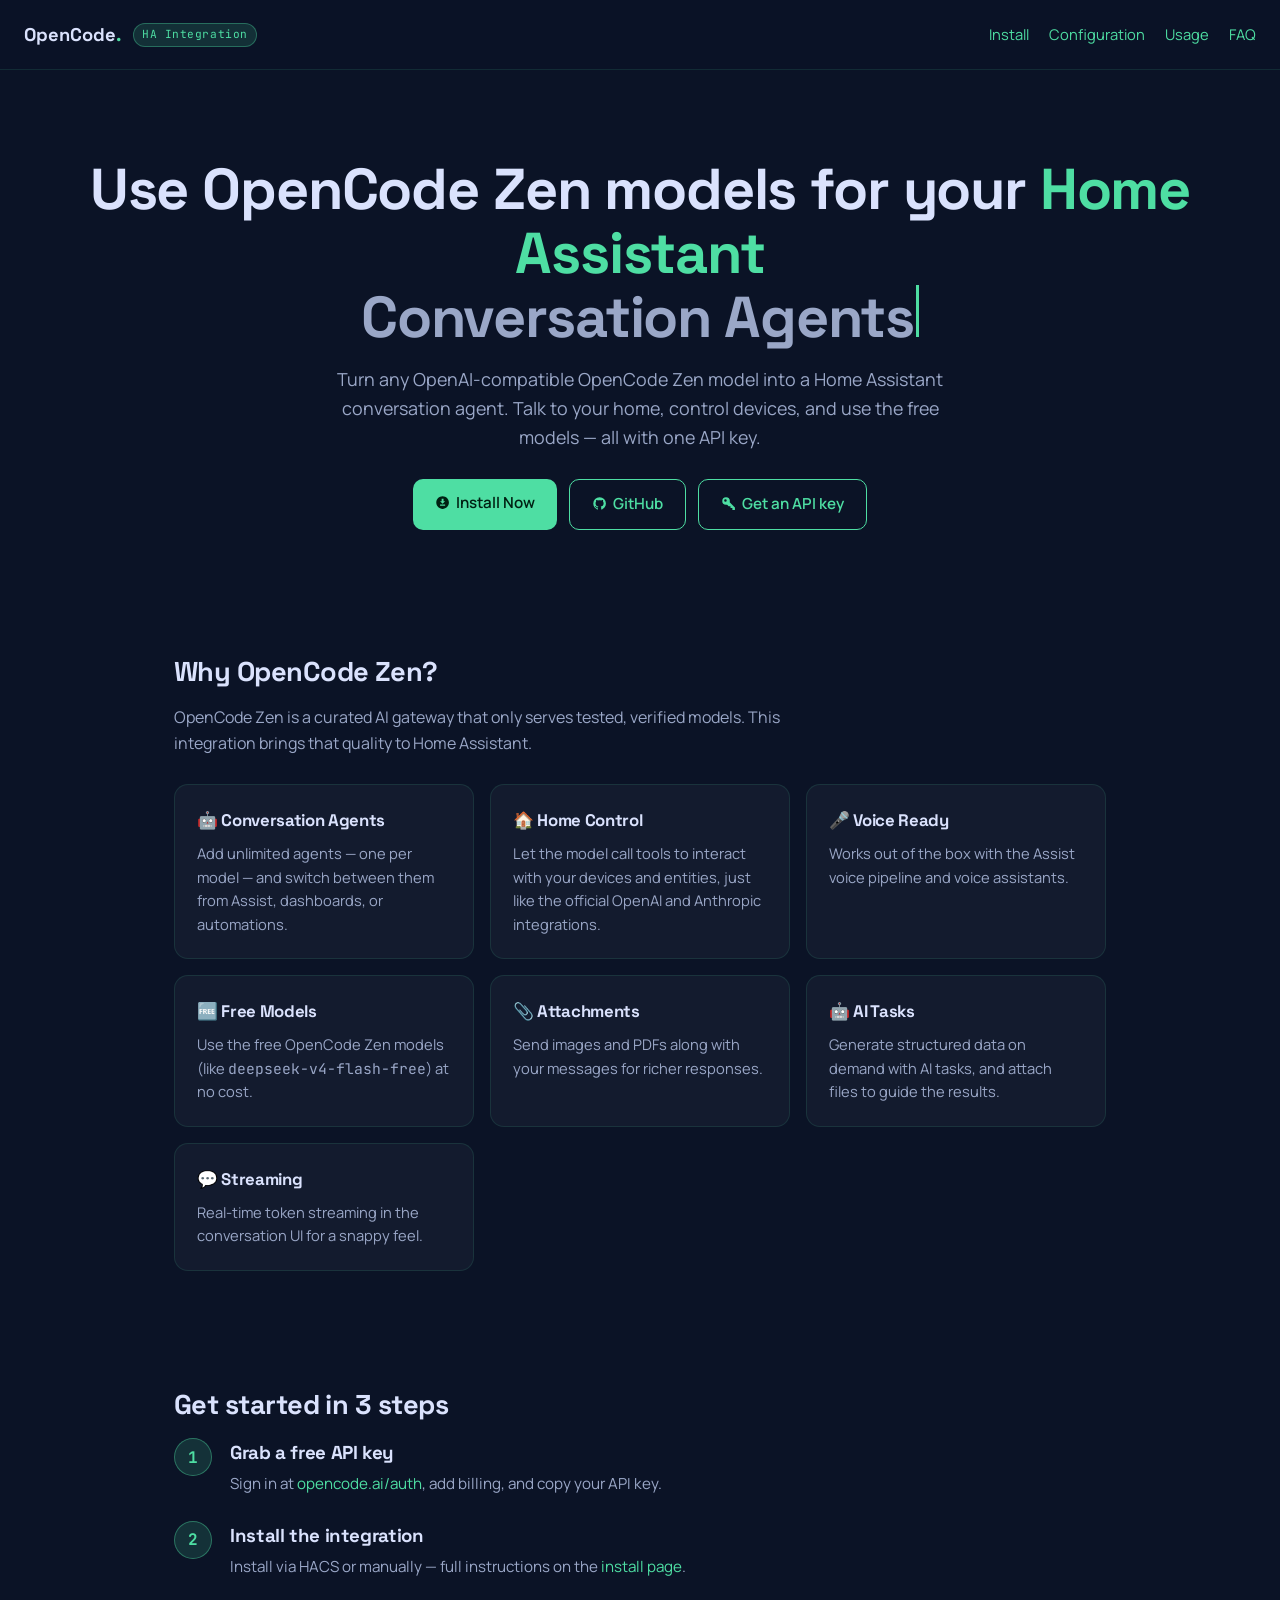
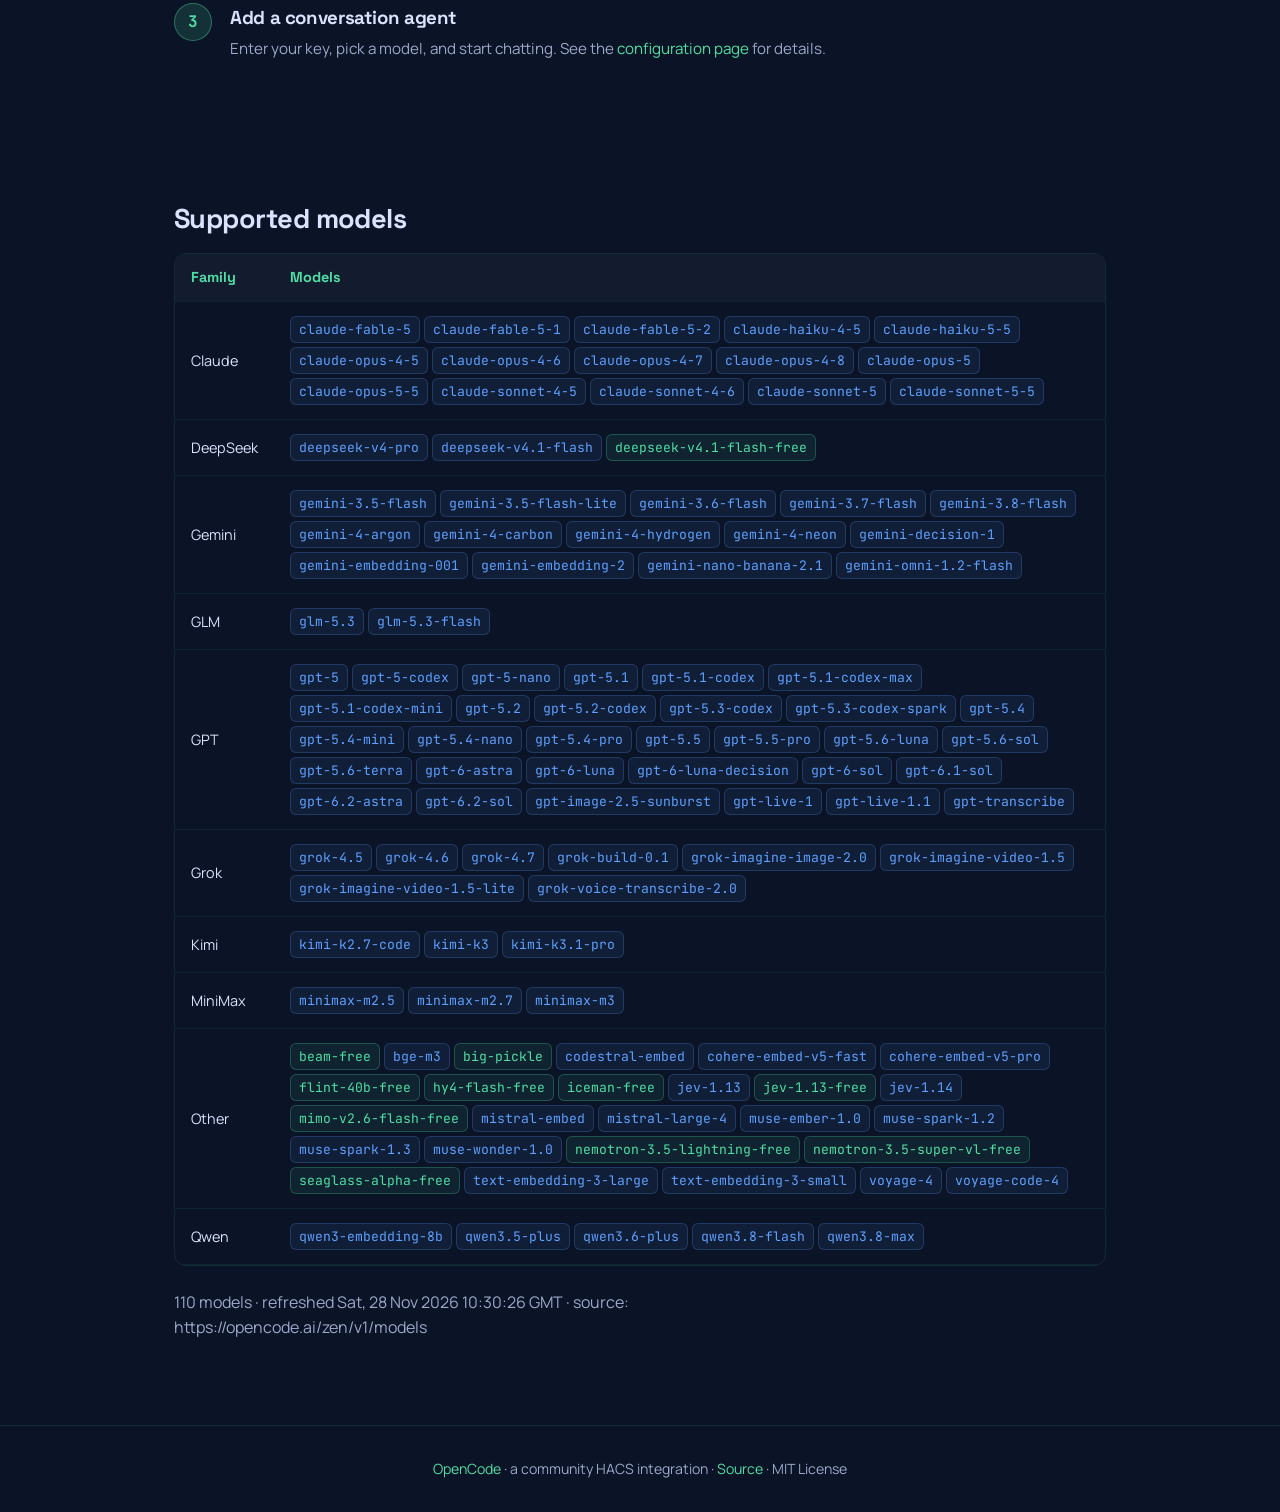
<file: docs/index.html>
<!DOCTYPE html>
<html lang="en">
<head>
  <meta charset="utf-8"/>
  <meta name="viewport" content="width=device-width, initial-scale=1.0"/>
  <title>OpenCode for Home Assistant</title>
  <meta name="description" content="Use OpenCode Zen models as a conversation agent in Home Assistant. DeepSeek, MiniMax, GLM, Kimi, and free models."/>
  <meta property="og:title" content="OpenCode for Home Assistant"/>
  <meta property="og:description" content="Bring OpenCode Zen AI models to your Home Assistant as conversation agents."/>
  <link rel="preconnect" href="https://fonts.googleapis.com"/>
  <link rel="preconnect" href="https://fonts.gstatic.com" crossorigin/>
  <link href="https://fonts.googleapis.com/css2?family=Space+Grotesk:wght@400;500;700&family=Manrope:wght@400;500;700&family=JetBrains+Mono:wght@400;700&display=swap" rel="stylesheet"/>
  <link rel="stylesheet" href="assets/style.css"/>
  <link rel="icon" href="data:image/svg+xml,<svg xmlns=%22http://www.w3.org/2000/svg%22 viewBox=%220 0 100 100%22><rect width=%22100%22 height=%22100%22 rx=%2220%22 fill=%22%230b1326%22/><path d=%22M30 30h40a14 14 0 0 1 14 14v12a14 14 0 0 1-14 14H30a14 14 0 0 1-14-14V44a14 14 0 0 1 14-14z%22 fill=%22%234edea3%22/></svg>"/>
</head>
<body>
  <nav class="nav">
    <a class="nav-inner" href="index.html">
      <span class="brand">OpenCode<span class="accent">.</span></span>
      <span class="badge">HA Integration</span>
    </a>
    <div class="nav-links">
      <a href="install.html">Install</a>
      <a href="configuration.html">Configuration</a>
      <a href="usage.html">Usage</a>
      <a href="faq.html">FAQ</a>
    </div>
  </nav>

  <header class="hero">
    <h1>Use OpenCode Zen models for your <span class="accent">Home Assistant</span><br/><span class="typed" id="typed-word"></span><span class="typed-cursor" aria-hidden="true"></span></h1>
    <p class="lede">Turn any OpenAI-compatible OpenCode Zen model into a Home Assistant conversation agent. Talk to your home, control devices, and use the free models — all with one API key.</p>
    <div class="cta-row">
      <a class="btn btn-primary" href="install.html"><svg class="btn-icon" viewBox="0 0 24 24" aria-hidden="true"><path d="M12 2C17.5 2 22 6.5 22 12C22 17.5 17.5 22 12 22C6.5 22 2 17.5 2 12C2 6.5 6.5 2 12 2M8 17H16V15H8V17M16 10H13.5V6H10.5V10H8L12 14L16 10Z"/></svg>Install Now</a>
      <a class="btn btn-ghost" href="https://github.com/pranjal-joshi/opencode" target="_blank" rel="noopener"><svg class="btn-icon" viewBox="0 0 24 24" aria-hidden="true"><path d="M12,2A10,10 0 0,0 2,12C2,16.42 4.87,20.17 8.84,21.5C9.34,21.58 9.5,21.27 9.5,21C9.5,20.77 9.5,20.14 9.5,19.31C6.73,19.91 6.14,17.97 6.14,17.97C5.68,16.81 5.03,16.5 5.03,16.5C4.12,15.88 5.1,15.9 5.1,15.9C6.1,15.97 6.63,16.93 6.63,16.93C7.5,18.45 8.97,18 9.54,17.76C9.63,17.11 9.89,16.67 10.17,16.42C7.95,16.17 5.62,15.31 5.62,11.5C5.62,10.39 6,9.5 6.65,8.79C6.55,8.54 6.2,7.5 6.75,6.15C6.75,6.15 7.59,5.88 9.5,7.17C10.29,6.95 11.15,6.84 12,6.84C12.85,6.84 13.71,6.95 14.5,7.17C16.41,5.88 17.25,6.15 17.25,6.15C17.8,7.5 17.45,8.54 17.35,8.79C18,9.5 18.38,10.39 18.38,11.5C18.38,15.32 16.04,16.16 13.81,16.41C14.17,16.72 14.5,17.33 14.5,18.26C14.5,19.6 14.5,20.68 14.5,21C14.5,21.27 14.66,21.59 15.17,21.5C19.14,20.16 22,16.42 22,12A10,10 0 0,0 12,2Z"/></svg>GitHub</a>
      <a class="btn btn-ghost" href="https://opencode.ai/auth" target="_blank" rel="noopener"><svg class="btn-icon" viewBox="0 0 24 24" aria-hidden="true"><path d="M22,18V22H18V19H15V16H12L9.74,13.74C9.19,13.91 8.61,14 8,14A6,6 0 0,1 2,8A6,6 0 0,1 8,2A6,6 0 0,1 14,8C14,8.61 13.91,9.19 13.74,9.74L22,18M7,5A2,2 0 0,0 5,7A2,2 0 0,0 7,9A2,2 0 0,0 9,7A2,2 0 0,0 7,5Z"/></svg>Get an API key</a>
    </div>
  </header>

  <section>
    <div class="container">
      <h2 class="section-title">Why OpenCode Zen?</h2>
      <p class="section-sub">OpenCode Zen is a curated AI gateway that only serves tested, verified models. This integration brings that quality to Home Assistant.</p>
      <div class="grid">
        <div class="card">
          <h3>🤖 Conversation Agents</h3>
          <p>Add unlimited agents — one per model — and switch between them from Assist, dashboards, or automations.</p>
        </div>
        <div class="card">
          <h3>🏠 Home Control</h3>
          <p>Let the model call tools to interact with your devices and entities, just like the official OpenAI and Anthropic integrations.</p>
        </div>
        <div class="card">
          <h3>🎤 Voice Ready</h3>
          <p>Works out of the box with the Assist voice pipeline and voice assistants.</p>
        </div>
        <div class="card">
          <h3>🆓 Free Models</h3>
          <p>Use the free OpenCode Zen models (like <code>deepseek-v4-flash-free</code>) at no cost.</p>
        </div>
        <div class="card">
          <h3>📎 Attachments</h3>
          <p>Send images and PDFs along with your messages for richer responses.</p>
        </div>
        <div class="card">
          <h3>🤖 AI Tasks</h3>
          <p>Generate structured data on demand with AI tasks, and attach files to guide the results.</p>
        </div>
        <div class="card">
          <h3>💬 Streaming</h3>
          <p>Real-time token streaming in the conversation UI for a snappy feel.</p>
        </div>
      </div>
    </div>
  </section>

  <section>
    <div class="container">
      <h2 class="section-title">Get started in 3 steps</h2>
      <ol class="steps">
        <li>
          <h3>Grab a free API key</h3>
          <p>Sign in at <a href="https://opencode.ai/auth" target="_blank" rel="noopener">opencode.ai/auth</a>, add billing, and copy your API key.</p>
        </li>
        <li>
          <h3>Install the integration</h3>
          <p>Install via HACS or manually — full instructions on the <a href="install.html">install page</a>.</p>
        </li>
        <li>
          <h3>Add a conversation agent</h3>
          <p>Enter your key, pick a model, and start chatting. See the <a href="configuration.html">configuration page</a> for details.</p>
        </li>
      </ol>
    </div>
  </section>

  <section>
    <div class="container">
      <h2 class="section-title">Supported models</h2>
      <div class="table-wrap">
        <table id="models-table">
          <thead>
            <tr><th>Family</th><th>Models</th></tr>
          </thead>
          <tbody id="models-body">
            <tr><td colspan="2">Loading model list…</td></tr>
          </tbody>
        </table>
      </div>
      <p class="section-sub muted" id="models-fetch-info"></p>
    </div>
  </section>

  <script src="models.js"></script>

  <script>
    (function () {
      "use strict";
      var words = [
        "Conversation Agents",
        "AI Tasks",
        "Voice Assistant",
        "Free LLMs"
      ];
      var el = document.getElementById("typed-word");
      var wordIndex = 0;
      var charIndex = 0;
      var deleting = false;

      function tick() {
        var word = words[wordIndex];

        if (!deleting) {
          charIndex++;
          el.textContent = word.slice(0, charIndex);
          if (charIndex === word.length) {
            deleting = true;
            setTimeout(tick, 1600);
            return;
          }
          setTimeout(tick, 90);
          return;
        }

        charIndex--;
        el.textContent = word.slice(0, charIndex);
        if (charIndex === 0) {
          deleting = false;
          wordIndex = (wordIndex + 1) % words.length;
          setTimeout(tick, 350);
          return;
        }
        setTimeout(tick, 45);
      }

      tick();
    })();
  </script>

  <footer>
    <p><a href="index.html">OpenCode</a> · a community HACS integration · <a href="https://github.com/pranjal-joshi/opencode" target="_blank" rel="noopener">Source</a> · MIT License</p>
  </footer>
</body>
</html>
</file>
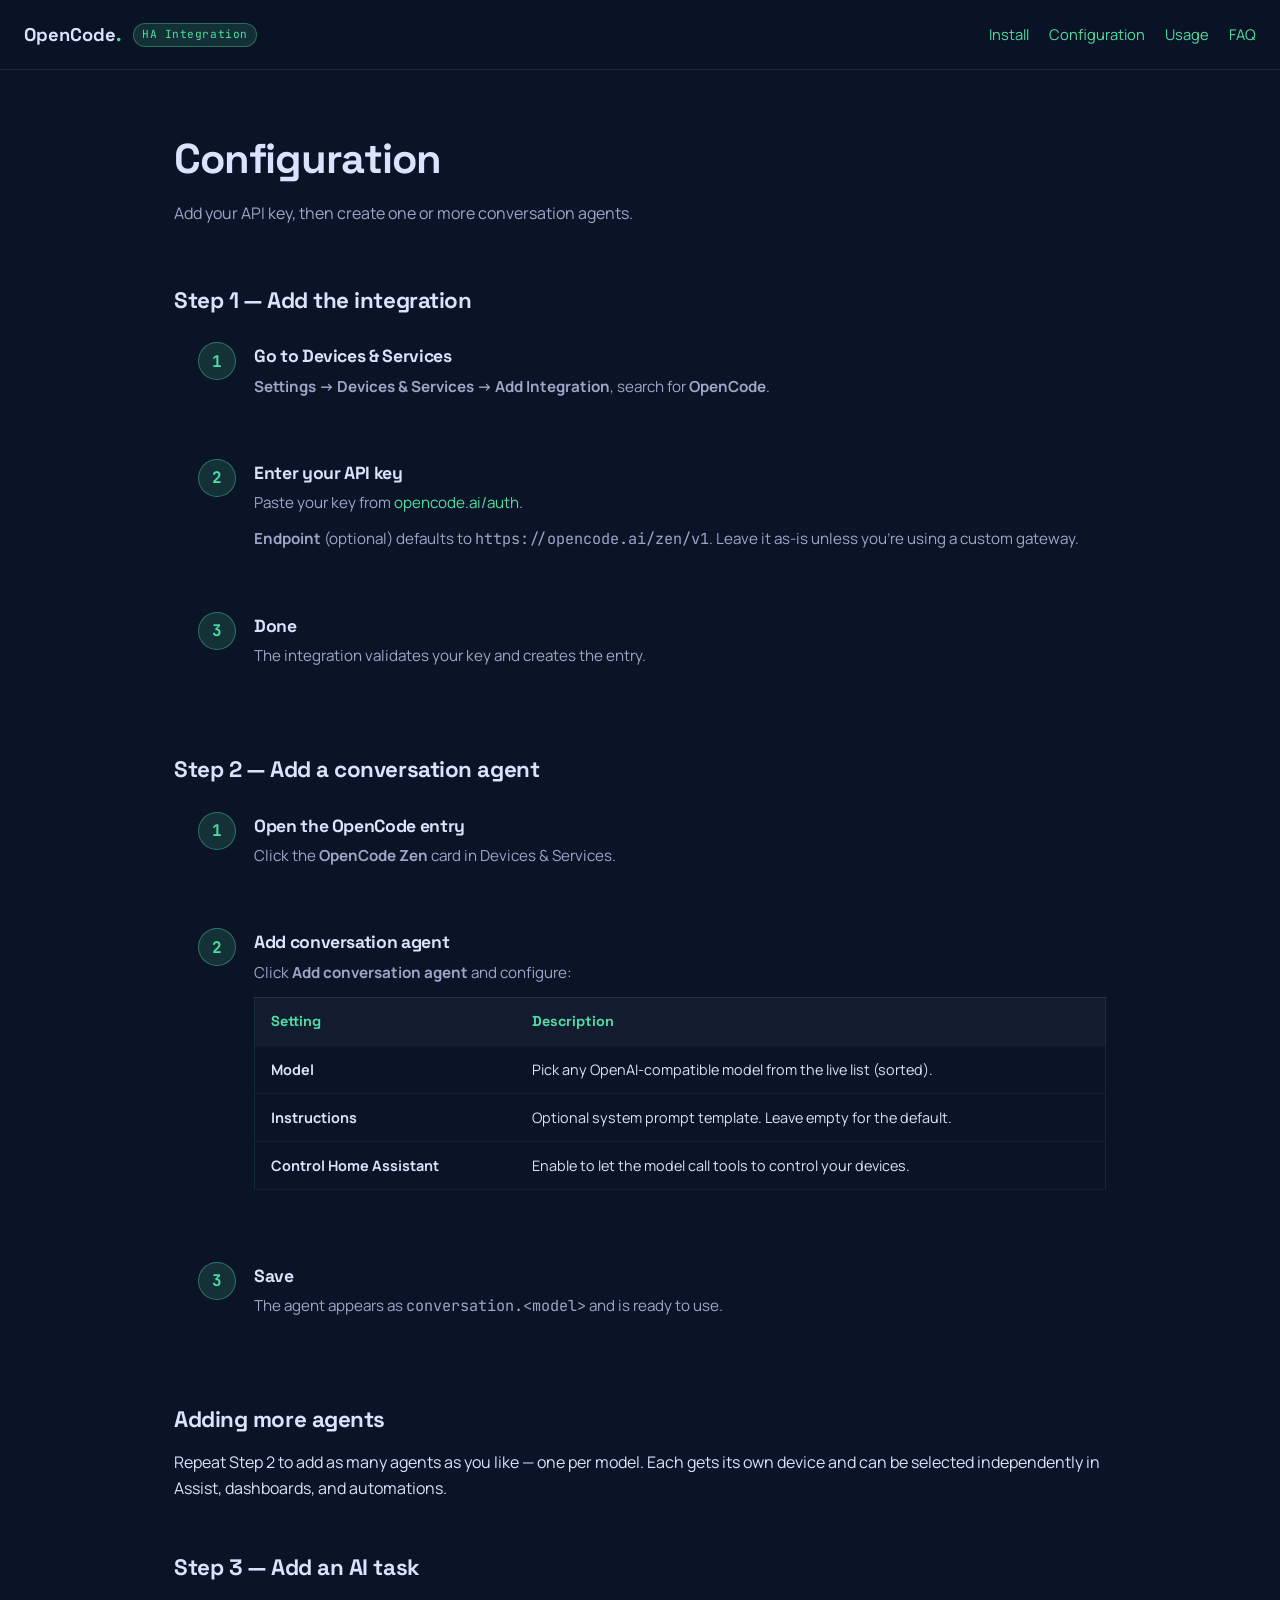
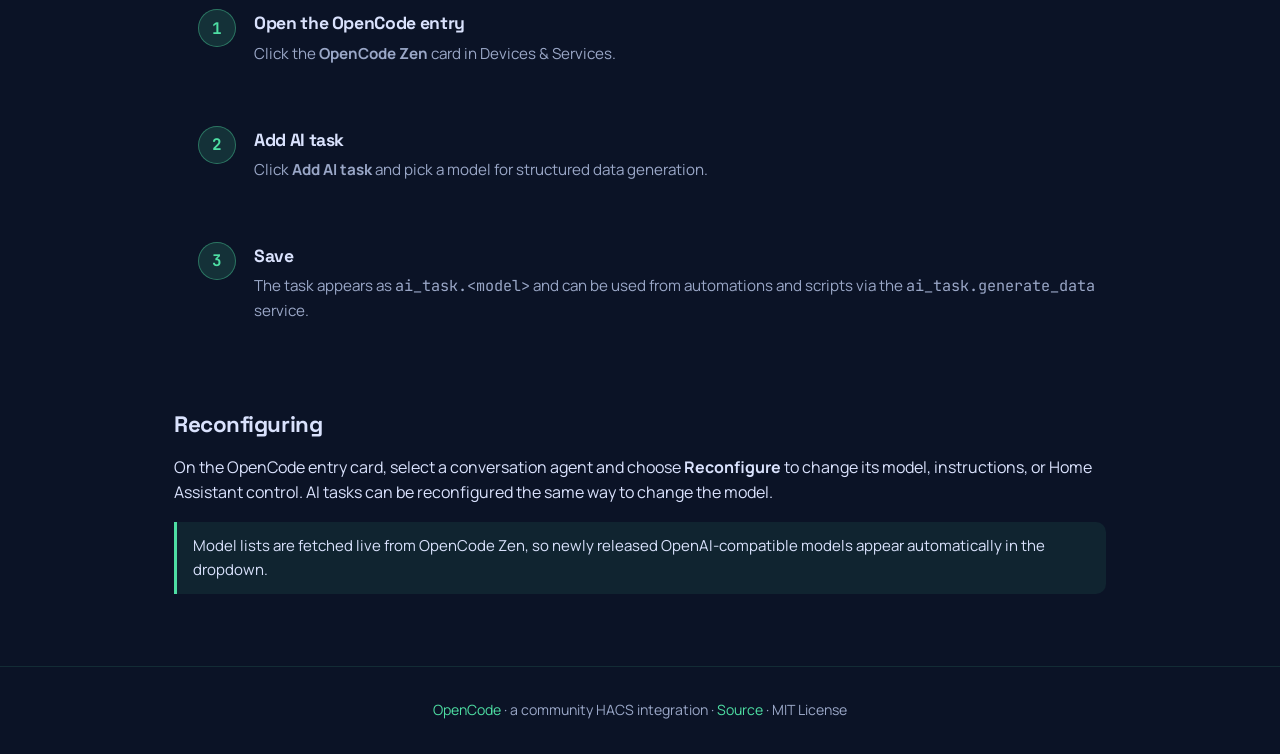
<file: docs/configuration.html>
<!DOCTYPE html>
<html lang="en">
<head>
  <meta charset="utf-8"/>
  <meta name="viewport" content="width=device-width, initial-scale=1.0"/>
  <title>Configuration · OpenCode for Home Assistant</title>
  <meta name="description" content="Configure the OpenCode Home Assistant integration: API key, endpoint, models, and agents."/>
  <link rel="preconnect" href="https://fonts.googleapis.com"/>
  <link rel="preconnect" href="https://fonts.gstatic.com" crossorigin/>
  <link href="https://fonts.googleapis.com/css2?family=Space+Grotesk:wght@400;500;700&family=Manrope:wght@400;500;700&family=JetBrains+Mono:wght@400;700&display=swap" rel="stylesheet"/>
  <link rel="stylesheet" href="assets/style.css"/>
  <link rel="icon" href="data:image/svg+xml,<svg xmlns=%22http://www.w3.org/2000/svg%22 viewBox=%220 0 100 100%22><rect width=%22100%22 height=%22100%22 rx=%2220%22 fill=%22%230b1326%22/><path d=%22M30 30h40a14 14 0 0 1 14 14v12a14 14 0 0 1-14 14H30a14 14 0 0 1-14-14V44a14 14 0 0 1 14-14z%22 fill=%22%234edea3%22/></svg>"/>
</head>
<body>
  <nav class="nav">
    <a class="nav-inner" href="index.html">
      <span class="brand">OpenCode<span class="accent">.</span></span>
      <span class="badge">HA Integration</span>
    </a>
    <div class="nav-links">
      <a href="install.html">Install</a>
      <a href="configuration.html">Configuration</a>
      <a href="usage.html">Usage</a>
      <a href="faq.html">FAQ</a>
    </div>
  </nav>

  <div class="container">
    <header class="page-header">
      <h1>Configuration</h1>
      <p>Add your API key, then create one or more conversation agents.</p>
    </header>

    <div class="content">
      <h2>Step 1 — Add the integration</h2>
      <ol class="steps">
        <li>
          <h3>Go to Devices &amp; Services</h3>
          <p><strong>Settings → Devices &amp; Services → Add Integration</strong>, search for <strong>OpenCode</strong>.</p>
        </li>
        <li>
          <h3>Enter your API key</h3>
          <p>Paste your key from <a href="https://opencode.ai/auth" target="_blank" rel="noopener">opencode.ai/auth</a>.</p>
          <p><strong>Endpoint</strong> (optional) defaults to <code>https://opencode.ai/zen/v1</code>. Leave it as-is unless you're using a custom gateway.</p>
        </li>
        <li>
          <h3>Done</h3>
          <p>The integration validates your key and creates the entry.</p>
        </li>
      </ol>

      <h2>Step 2 — Add a conversation agent</h2>
      <ol class="steps">
        <li>
          <h3>Open the OpenCode entry</h3>
          <p>Click the <strong>OpenCode Zen</strong> card in Devices &amp; Services.</p>
        </li>
        <li>
          <h3>Add conversation agent</h3>
          <p>Click <strong>Add conversation agent</strong> and configure:</p>
          <table class="table-wrap">
            <thead>
              <tr><th>Setting</th><th>Description</th></tr>
            </thead>
            <tbody>
              <tr><td><strong>Model</strong></td><td>Pick any OpenAI-compatible model from the live list (sorted).</td></tr>
              <tr><td><strong>Instructions</strong></td><td>Optional system prompt template. Leave empty for the default.</td></tr>
              <tr><td><strong>Control Home Assistant</strong></td><td>Enable to let the model call tools to control your devices.</td></tr>
            </tbody>
          </table>
        </li>
        <li>
          <h3>Save</h3>
          <p>The agent appears as <code>conversation.&lt;model&gt;</code> and is ready to use.</p>
        </li>
      </ol>

      <h2>Adding more agents</h2>
      <p>Repeat Step 2 to add as many agents as you like — one per model. Each gets its own device and can be selected independently in Assist, dashboards, and automations.</p>

      <h2>Step 3 — Add an AI task</h2>
      <ol class="steps">
        <li>
          <h3>Open the OpenCode entry</h3>
          <p>Click the <strong>OpenCode Zen</strong> card in Devices &amp; Services.</p>
        </li>
        <li>
          <h3>Add AI task</h3>
          <p>Click <strong>Add AI task</strong> and pick a model for structured data generation.</p>
        </li>
        <li>
          <h3>Save</h3>
          <p>The task appears as <code>ai_task.&lt;model&gt;</code> and can be used from automations and scripts via the <code>ai_task.generate_data</code> service.</p>
        </li>
      </ol>

      <h2>Reconfiguring</h2>
      <p>On the OpenCode entry card, select a conversation agent and choose <strong>Reconfigure</strong> to change its model, instructions, or Home Assistant control. AI tasks can be reconfigured the same way to change the model.</p>

      <div class="note">
        Model lists are fetched live from OpenCode Zen, so newly released OpenAI-compatible models appear automatically in the dropdown.
      </div>
    </div>
  </div>

  <footer>
    <p><a href="index.html">OpenCode</a> · a community HACS integration · <a href="https://github.com/pranjal-joshi/opencode" target="_blank" rel="noopener">Source</a> · MIT License</p>
  </footer>
</body>
</html>
</file>
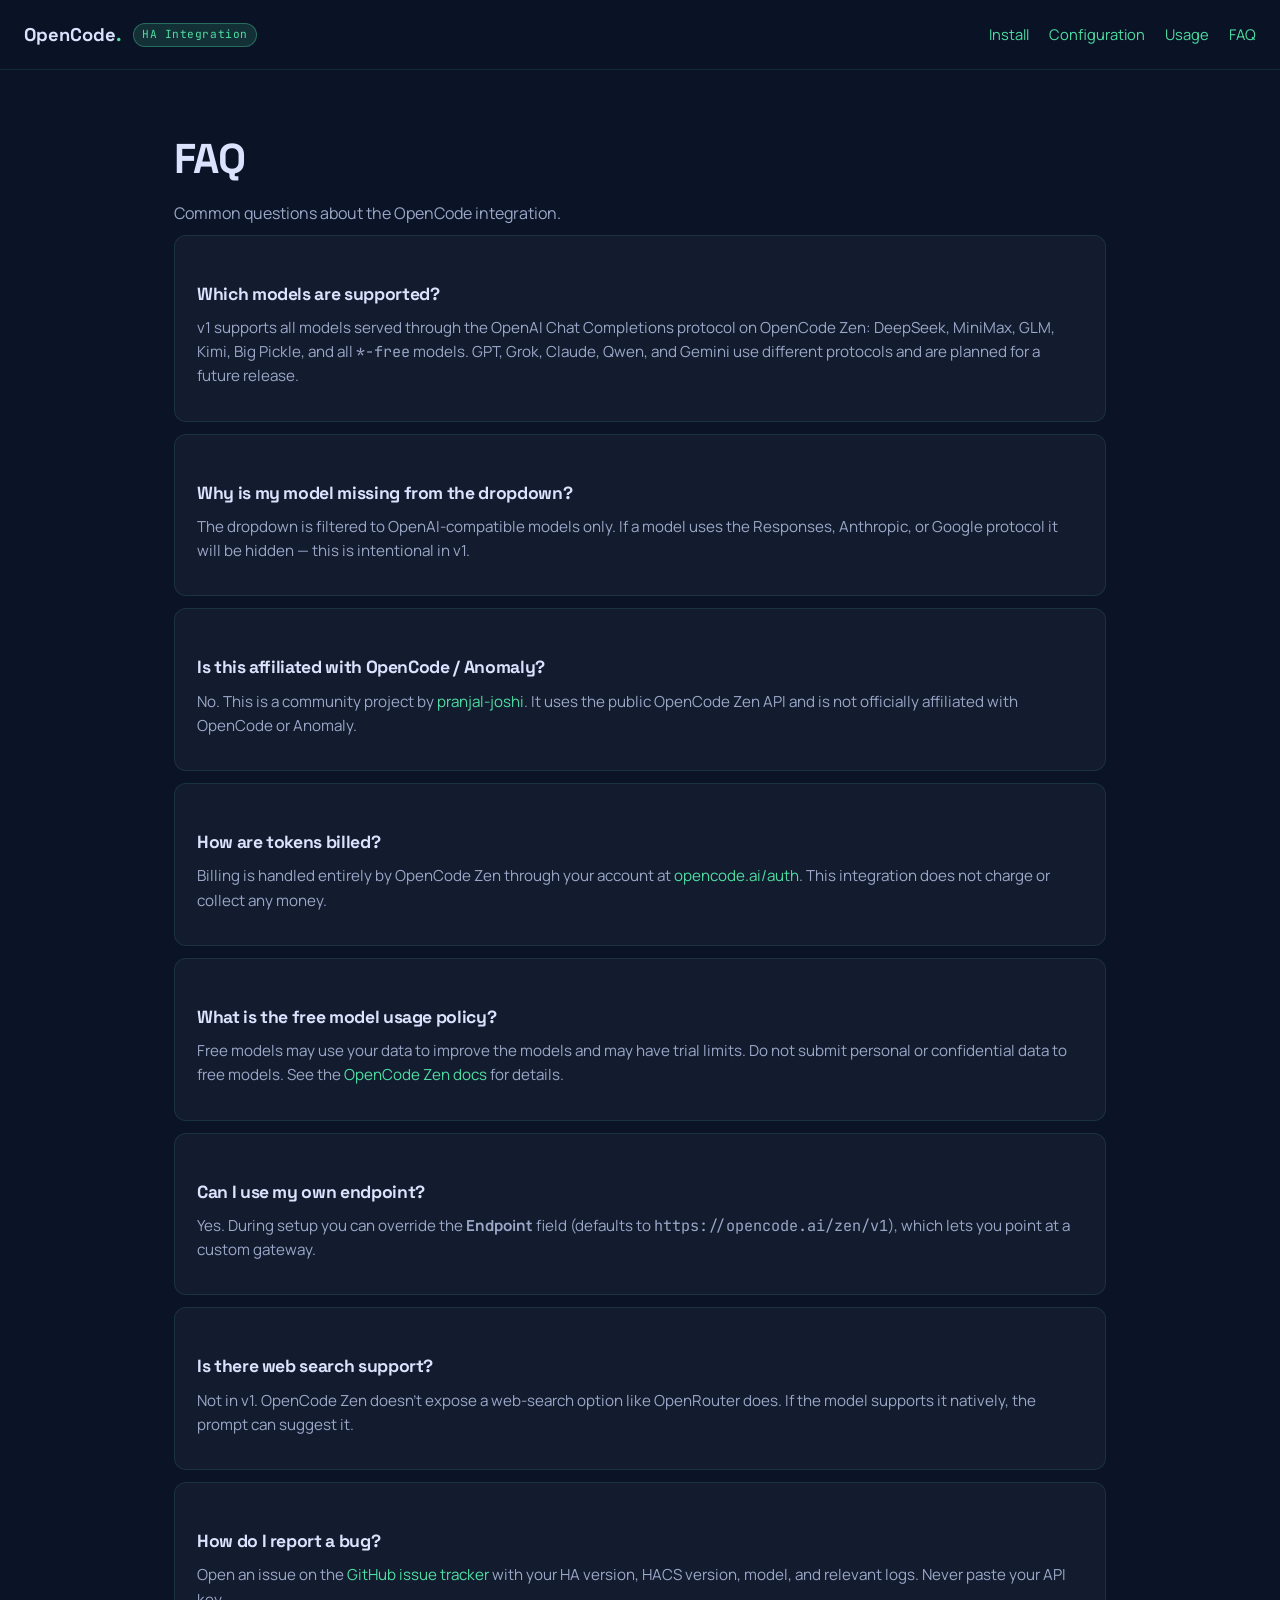
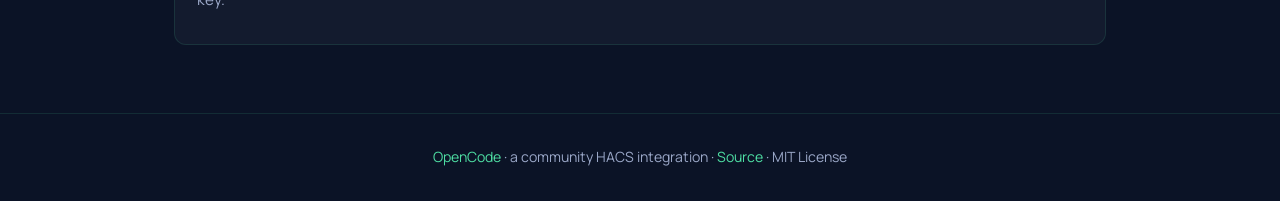
<file: docs/faq.html>
<!DOCTYPE html>
<html lang="en">
<head>
  <meta charset="utf-8"/>
  <meta name="viewport" content="width=device-width, initial-scale=1.0"/>
  <title>FAQ · OpenCode for Home Assistant</title>
  <meta name="description" content="Frequently asked questions about the OpenCode Home Assistant integration."/>
  <link rel="preconnect" href="https://fonts.googleapis.com"/>
  <link rel="preconnect" href="https://fonts.gstatic.com" crossorigin/>
  <link href="https://fonts.googleapis.com/css2?family=Space+Grotesk:wght@400;500;700&family=Manrope:wght@400;500;700&family=JetBrains+Mono:wght@400;700&display=swap" rel="stylesheet"/>
  <link rel="stylesheet" href="assets/style.css"/>
  <link rel="icon" href="data:image/svg+xml,<svg xmlns=%22http://www.w3.org/2000/svg%22 viewBox=%220 0 100 100%22><rect width=%22100%22 height=%22100%22 rx=%2220%22 fill=%22%230b1326%22/><path d=%22M30 30h40a14 14 0 0 1 14 14v12a14 14 0 0 1-14 14H30a14 14 0 0 1-14-14V44a14 14 0 0 1 14-14z%22 fill=%22%234edea3%22/></svg>"/>
</head>
<body>
  <nav class="nav">
    <a class="nav-inner" href="index.html">
      <span class="brand">OpenCode<span class="accent">.</span></span>
      <span class="badge">HA Integration</span>
    </a>
    <div class="nav-links">
      <a href="install.html">Install</a>
      <a href="configuration.html">Configuration</a>
      <a href="usage.html">Usage</a>
      <a href="faq.html">FAQ</a>
    </div>
  </nav>

  <div class="container">
    <header class="page-header">
      <h1>FAQ</h1>
      <p>Common questions about the OpenCode integration.</p>
    </header>

    <div class="content">
      <div class="faq-item">
        <h3>Which models are supported?</h3>
        <p>v1 supports all models served through the OpenAI Chat Completions protocol on OpenCode Zen: DeepSeek, MiniMax, GLM, Kimi, Big Pickle, and all <code>*-free</code> models. GPT, Grok, Claude, Qwen, and Gemini use different protocols and are planned for a future release.</p>
      </div>

      <div class="faq-item">
        <h3>Why is my model missing from the dropdown?</h3>
        <p>The dropdown is filtered to OpenAI-compatible models only. If a model uses the Responses, Anthropic, or Google protocol it will be hidden — this is intentional in v1.</p>
      </div>

      <div class="faq-item">
        <h3>Is this affiliated with OpenCode / Anomaly?</h3>
        <p>No. This is a community project by <a href="https://github.com/pranjal-joshi" target="_blank" rel="noopener">pranjal-joshi</a>. It uses the public OpenCode Zen API and is not officially affiliated with OpenCode or Anomaly.</p>
      </div>

      <div class="faq-item">
        <h3>How are tokens billed?</h3>
        <p>Billing is handled entirely by OpenCode Zen through your account at <a href="https://opencode.ai/auth" target="_blank" rel="noopener">opencode.ai/auth</a>. This integration does not charge or collect any money.</p>
      </div>

      <div class="faq-item">
        <h3>What is the free model usage policy?</h3>
        <p>Free models may use your data to improve the models and may have trial limits. Do not submit personal or confidential data to free models. See the <a href="https://opencode.ai/docs/zen/#privacy" target="_blank" rel="noopener">OpenCode Zen docs</a> for details.</p>
      </div>

      <div class="faq-item">
        <h3>Can I use my own endpoint?</h3>
        <p>Yes. During setup you can override the <strong>Endpoint</strong> field (defaults to <code>https://opencode.ai/zen/v1</code>), which lets you point at a custom gateway.</p>
      </div>

      <div class="faq-item">
        <h3>Is there web search support?</h3>
        <p>Not in v1. OpenCode Zen doesn't expose a web-search option like OpenRouter does. If the model supports it natively, the prompt can suggest it.</p>
      </div>

      <div class="faq-item">
        <h3>How do I report a bug?</h3>
        <p>Open an issue on the <a href="https://github.com/pranjal-joshi/opencode/issues" target="_blank" rel="noopener">GitHub issue tracker</a> with your HA version, HACS version, model, and relevant logs. Never paste your API key.</p>
      </div>
    </div>
  </div>

  <footer>
    <p><a href="index.html">OpenCode</a> · a community HACS integration · <a href="https://github.com/pranjal-joshi/opencode" target="_blank" rel="noopener">Source</a> · MIT License</p>
  </footer>
</body>
</html>
</file>
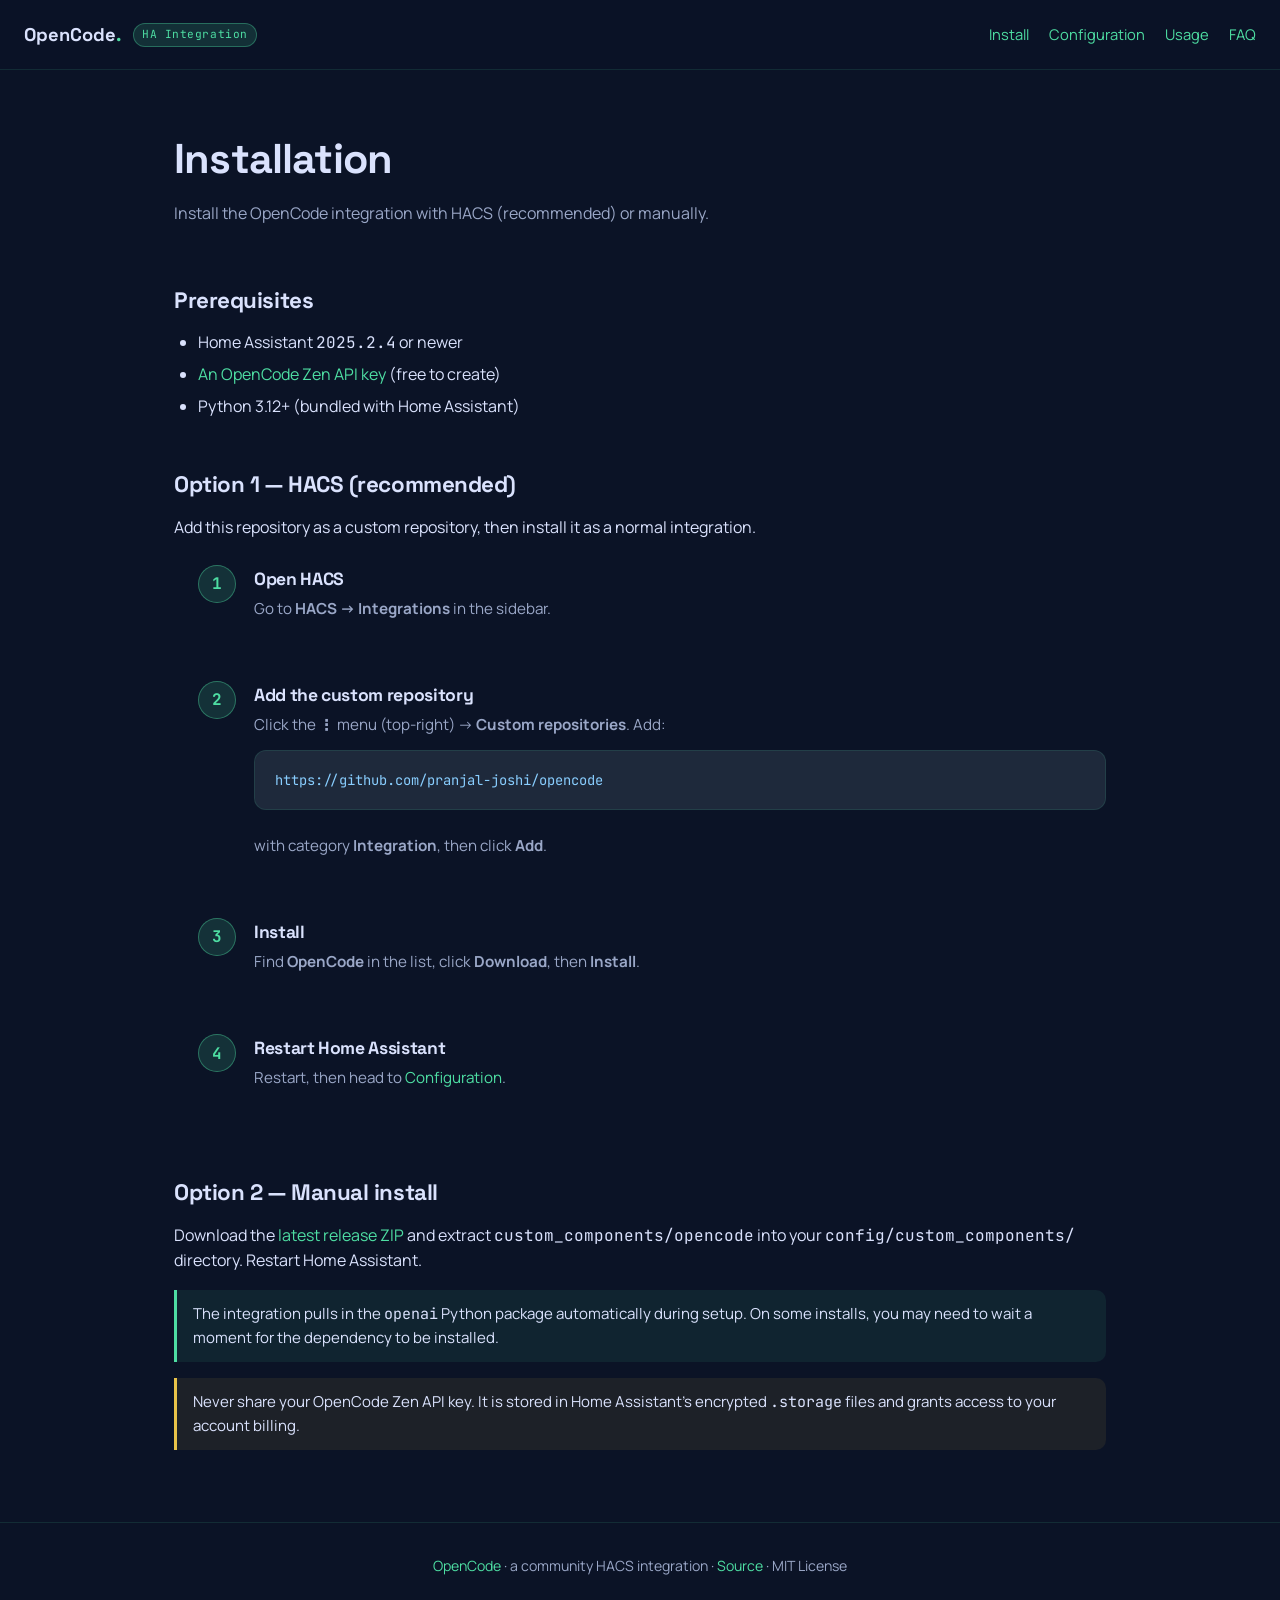
<file: docs/install.html>
<!DOCTYPE html>
<html lang="en">
<head>
  <meta charset="utf-8"/>
  <meta name="viewport" content="width=device-width, initial-scale=1.0"/>
  <title>Installation · OpenCode for Home Assistant</title>
  <meta name="description" content="Install the OpenCode Home Assistant integration via HACS or manually."/>
  <link rel="preconnect" href="https://fonts.googleapis.com"/>
  <link rel="preconnect" href="https://fonts.gstatic.com" crossorigin/>
  <link href="https://fonts.googleapis.com/css2?family=Space+Grotesk:wght@400;500;700&family=Manrope:wght@400;500;700&family=JetBrains+Mono:wght@400;700&display=swap" rel="stylesheet"/>
  <link rel="stylesheet" href="assets/style.css"/>
  <link rel="icon" href="data:image/svg+xml,<svg xmlns=%22http://www.w3.org/2000/svg%22 viewBox=%220 0 100 100%22><rect width=%22100%22 height=%22100%22 rx=%2220%22 fill=%22%230b1326%22/><path d=%22M30 30h40a14 14 0 0 1 14 14v12a14 14 0 0 1-14 14H30a14 14 0 0 1-14-14V44a14 14 0 0 1 14-14z%22 fill=%22%234edea3%22/></svg>"/>
</head>
<body>
  <nav class="nav">
    <a class="nav-inner" href="index.html">
      <span class="brand">OpenCode<span class="accent">.</span></span>
      <span class="badge">HA Integration</span>
    </a>
    <div class="nav-links">
      <a href="install.html">Install</a>
      <a href="configuration.html">Configuration</a>
      <a href="usage.html">Usage</a>
      <a href="faq.html">FAQ</a>
    </div>
  </nav>

  <div class="container">
    <header class="page-header">
      <h1>Installation</h1>
      <p>Install the OpenCode integration with HACS (recommended) or manually.</p>
    </header>

    <div class="content">
      <h2>Prerequisites</h2>
      <ul>
        <li>Home Assistant <code>2025.2.4</code> or newer</li>
        <li><a href="https://opencode.ai/auth" target="_blank" rel="noopener">An OpenCode Zen API key</a> (free to create)</li>
        <li>Python 3.12+ (bundled with Home Assistant)</li>
      </ul>

      <h2>Option 1 — HACS (recommended)</h2>
      <p>Add this repository as a custom repository, then install it as a normal integration.</p>
      <ol class="steps">
        <li>
          <h3>Open HACS</h3>
          <p>Go to <strong>HACS → Integrations</strong> in the sidebar.</p>
        </li>
        <li>
          <h3>Add the custom repository</h3>
          <p>Click the <strong>⋮</strong> menu (top-right) → <strong>Custom repositories</strong>. Add:</p>
          <pre><code><span class="n">https://github.com/pranjal-joshi/opencode</span></code></pre>
          <p>with category <strong>Integration</strong>, then click <strong>Add</strong>.</p>
        </li>
        <li>
          <h3>Install</h3>
          <p>Find <strong>OpenCode</strong> in the list, click <strong>Download</strong>, then <strong>Install</strong>.</p>
        </li>
        <li>
          <h3>Restart Home Assistant</h3>
          <p>Restart, then head to <a href="configuration.html">Configuration</a>.</p>
        </li>
      </ol>

      <h2>Option 2 — Manual install</h2>
      <p>Download the <a href="https://github.com/pranjal-joshi/opencode/releases" target="_blank" rel="noopener">latest release ZIP</a> and extract <code>custom_components/opencode</code> into your <code>config/custom_components/</code> directory. Restart Home Assistant.</p>

      <div class="note">
        The integration pulls in the <code>openai</code> Python package automatically during setup. On some installs, you may need to wait a moment for the dependency to be installed.
      </div>

      <div class="warn">
        Never share your OpenCode Zen API key. It is stored in Home Assistant's encrypted <code>.storage</code> files and grants access to your account billing.
      </div>
    </div>
  </div>

  <footer>
    <p><a href="index.html">OpenCode</a> · a community HACS integration · <a href="https://github.com/pranjal-joshi/opencode" target="_blank" rel="noopener">Source</a> · MIT License</p>
  </footer>
</body>
</html>
</file>
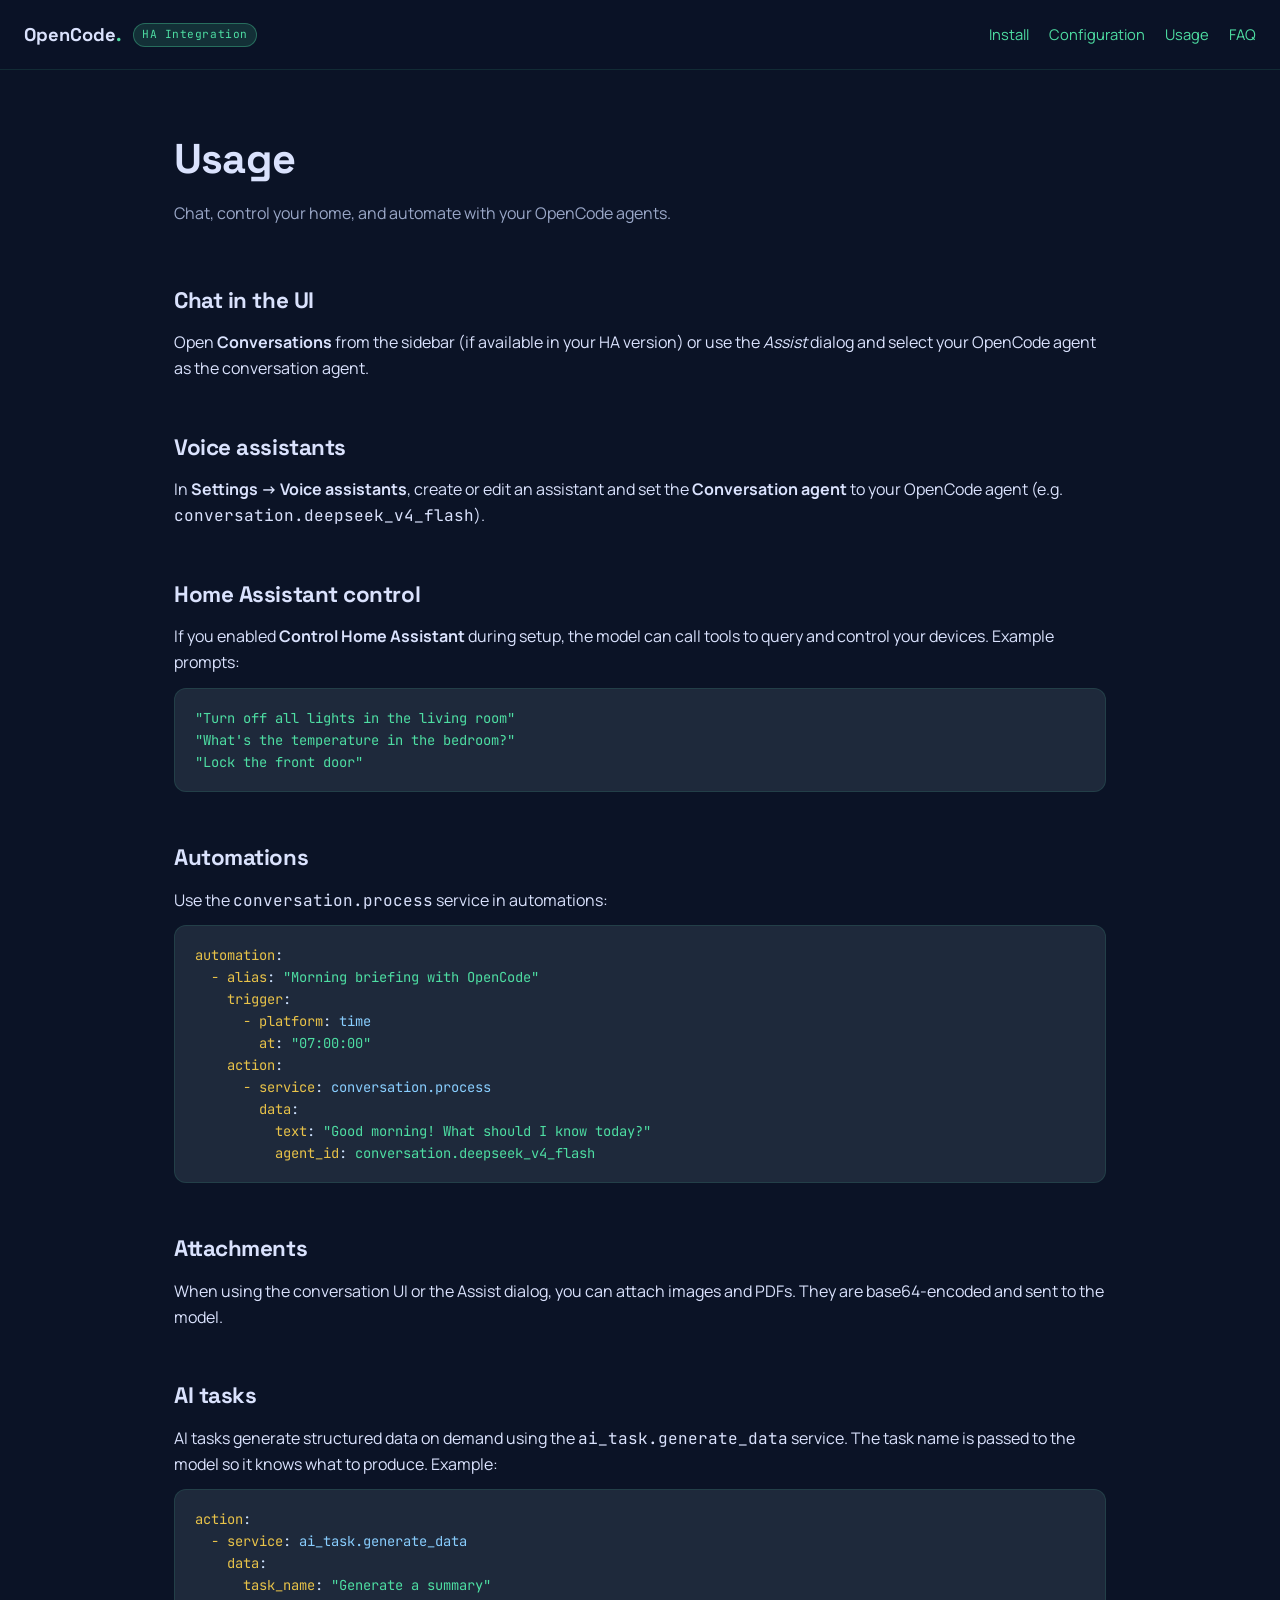
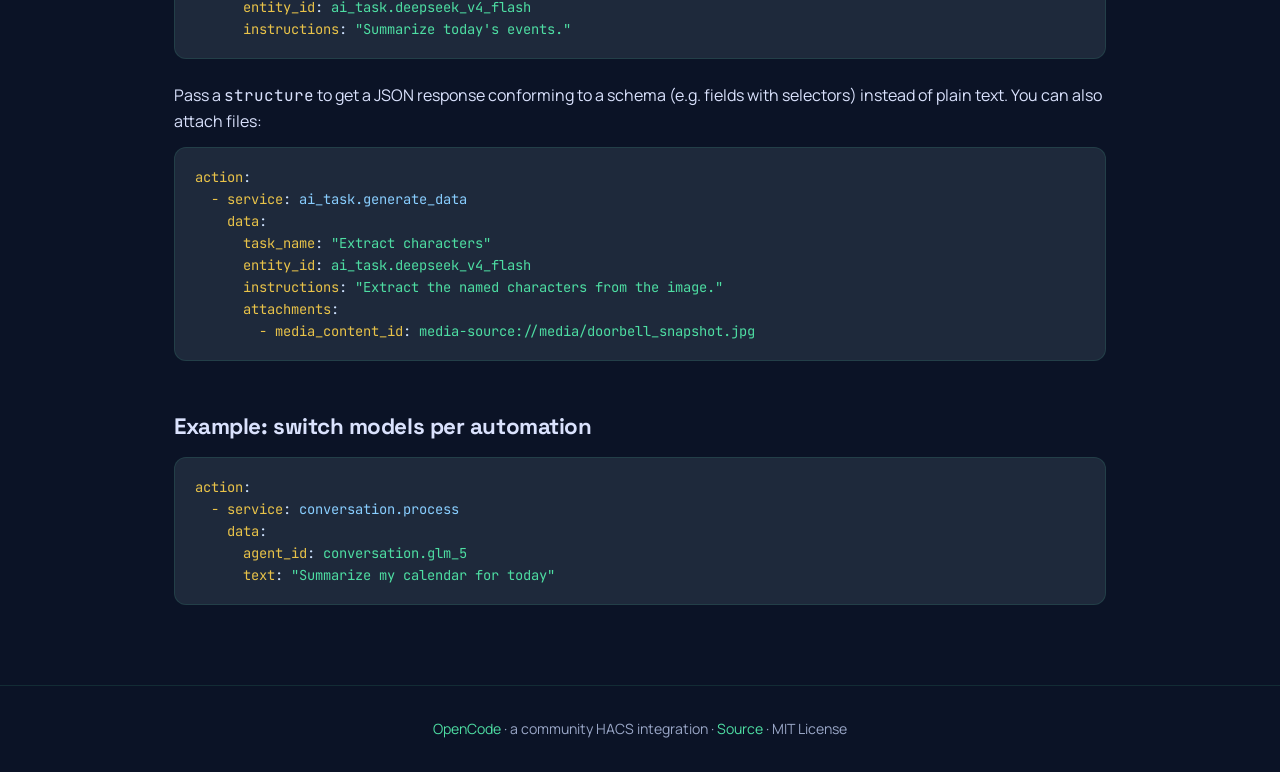
<file: docs/usage.html>
<!DOCTYPE html>
<html lang="en">
<head>
  <meta charset="utf-8"/>
  <meta name="viewport" content="width=device-width, initial-scale=1.0"/>
  <title>Usage · OpenCode for Home Assistant</title>
  <meta name="description" content="Use OpenCode conversation agents in Assist, dashboards, and automations."/>
  <link rel="preconnect" href="https://fonts.googleapis.com"/>
  <link rel="preconnect" href="https://fonts.gstatic.com" crossorigin/>
  <link href="https://fonts.googleapis.com/css2?family=Space+Grotesk:wght@400;500;700&family=Manrope:wght@400;500;700&family=JetBrains+Mono:wght@400;700&display=swap" rel="stylesheet"/>
  <link rel="stylesheet" href="assets/style.css"/>
  <link rel="icon" href="data:image/svg+xml,<svg xmlns=%22http://www.w3.org/2000/svg%22 viewBox=%220 0 100 100%22><rect width=%22100%22 height=%22100%22 rx=%2220%22 fill=%22%230b1326%22/><path d=%22M30 30h40a14 14 0 0 1 14 14v12a14 14 0 0 1-14 14H30a14 14 0 0 1-14-14V44a14 14 0 0 1 14-14z%22 fill=%22%234edea3%22/></svg>"/>
</head>
<body>
  <nav class="nav">
    <a class="nav-inner" href="index.html">
      <span class="brand">OpenCode<span class="accent">.</span></span>
      <span class="badge">HA Integration</span>
    </a>
    <div class="nav-links">
      <a href="install.html">Install</a>
      <a href="configuration.html">Configuration</a>
      <a href="usage.html">Usage</a>
      <a href="faq.html">FAQ</a>
    </div>
  </nav>

  <div class="container">
    <header class="page-header">
      <h1>Usage</h1>
      <p>Chat, control your home, and automate with your OpenCode agents.</p>
    </header>

    <div class="content">
      <h2>Chat in the UI</h2>
      <p>Open <strong>Conversations</strong> from the sidebar (if available in your HA version) or use the <em>Assist</em> dialog and select your OpenCode agent as the conversation agent.</p>

      <h2>Voice assistants</h2>
      <p>In <strong>Settings → Voice assistants</strong>, create or edit an assistant and set the <strong>Conversation agent</strong> to your OpenCode agent (e.g. <code>conversation.deepseek_v4_flash</code>).</p>

      <h2>Home Assistant control</h2>
      <p>If you enabled <strong>Control Home Assistant</strong> during setup, the model can call tools to query and control your devices. Example prompts:</p>
      <pre><code><span class="s">"Turn off all lights in the living room"</span>
<span class="s">"What's the temperature in the bedroom?"</span>
<span class="s">"Lock the front door"</span></code></pre>

      <h2>Automations</h2>
      <p>Use the <code>conversation.process</code> service in automations:</p>
      <pre><code><span class="k">automation</span>:
  <span class="k">- alias</span>: <span class="s">"Morning briefing with OpenCode"</span>
    <span class="k">trigger</span>:
      <span class="k">- platform</span>: <span class="n">time</span>
        <span class="k">at</span>: <span class="s">"07:00:00"</span>
    <span class="k">action</span>:
      <span class="k">- service</span>: <span class="n">conversation.process</span>
        <span class="k">data</span>:
          <span class="k">text</span>: <span class="s">"Good morning! What should I know today?"</span>
          <span class="k">agent_id</span>: <span class="s">conversation.deepseek_v4_flash</span></code></pre>

      <h2>Attachments</h2>
      <p>When using the conversation UI or the Assist dialog, you can attach images and PDFs. They are base64-encoded and sent to the model.</p>

      <h2>AI tasks</h2>
      <p>AI tasks generate structured data on demand using the <code>ai_task.generate_data</code> service. The task name is passed to the model so it knows what to produce. Example:</p>
      <pre><code><span class="k">action</span>:
  <span class="k">- service</span>: <span class="n">ai_task.generate_data</span>
    <span class="k">data</span>:
      <span class="k">task_name</span>: <span class="s">"Generate a summary"</span>
      <span class="k">entity_id</span>: <span class="s">ai_task.deepseek_v4_flash</span>
      <span class="k">instructions</span>: <span class="s">"Summarize today's events."</span></code></pre>
      <p>Pass a <code>structure</code> to get a JSON response conforming to a schema (e.g. fields with selectors) instead of plain text. You can also attach files:</p>
      <pre><code><span class="k">action</span>:
  <span class="k">- service</span>: <span class="n">ai_task.generate_data</span>
    <span class="k">data</span>:
      <span class="k">task_name</span>: <span class="s">"Extract characters"</span>
      <span class="k">entity_id</span>: <span class="s">ai_task.deepseek_v4_flash</span>
      <span class="k">instructions</span>: <span class="s">"Extract the named characters from the image."</span>
      <span class="k">attachments</span>:
        <span class="k">- media_content_id</span>: <span class="s">media-source://media/doorbell_snapshot.jpg</span></code></pre>

      <h2>Example: switch models per automation</h2>
      <pre><code><span class="k">action</span>:
  <span class="k">- service</span>: <span class="n">conversation.process</span>
    <span class="k">data</span>:
      <span class="k">agent_id</span>: <span class="s">conversation.glm_5</span>
      <span class="k">text</span>: <span class="s">"Summarize my calendar for today"</span></code></pre>
    </div>
  </div>

  <footer>
    <p><a href="index.html">OpenCode</a> · a community HACS integration · <a href="https://github.com/pranjal-joshi/opencode" target="_blank" rel="noopener">Source</a> · MIT License</p>
  </footer>
</body>
</html>
</file>
<file: docs/assets/style.css>
:root {
  --bg: #0b1326;
  --surface: #131b2e;
  --surface-high: #1e293b;
  --on-bg: #dae2fd;
  --on-muted: #9aa7c7;
  --primary: #4edea3;
  --gold: #e9c349;
  --blue: #5ea0ff;
  --outline: #86948a;
  --danger: #ff6b6b;
}

* {
  box-sizing: border-box;
  margin: 0;
  padding: 0;
}

html {
  scroll-behavior: smooth;
}

body {
  background: var(--bg);
  color: var(--on-bg);
  font-family: "Manrope", system-ui, sans-serif;
  line-height: 1.6;
}

h1, h2, h3, h4 {
  font-family: "Space Grotesk", system-ui, sans-serif;
  letter-spacing: -0.02em;
}

code, pre, .mono {
  font-family: "JetBrains Mono", ui-monospace, monospace;
}

a {
  color: var(--primary);
  text-decoration: none;
}

a:hover {
  color: var(--primary);
}

.container {
  max-width: 980px;
  margin: 0 auto;
  padding: 0 24px;
}

/* ---------- Nav ---------- */
.nav {
  display: flex;
  align-items: center;
  justify-content: space-between;
  padding: 20px 24px;
  border-bottom: 1px solid rgba(78, 222, 163, 0.12);
  position: sticky;
  top: 0;
  background: rgba(11, 19, 38, 0.92);
  backdrop-filter: blur(8px);
  z-index: 50;
}

.nav-inner {
  display: flex;
  align-items: center;
  gap: 12px;
  text-decoration: none;
  color: var(--on-bg);
}

.brand {
  font-family: "Space Grotesk", sans-serif;
  font-weight: 700;
  font-size: 1.15rem;
}

.brand .accent {
  color: var(--primary);
}

.nav-links {
  display: flex;
  gap: 20px;
  align-items: center;
}

.nav-links a {
  color: var(--primary);
  text-decoration: none;
  font-size: 0.92rem;
  transition: color 0.15s ease;
}

.nav-links a:hover {
  color: var(--primary);
}

/* ---------- Responsive nav ---------- */
@media (max-width: 640px) {
  .nav {
    flex-wrap: wrap;
    row-gap: 10px;
    padding: 14px 16px;
  }

  .nav-links {
    width: 100%;
    justify-content: space-between;
    gap: 8px;
    flex-wrap: wrap;
  }

  .nav-links a {
    font-size: 0.85rem;
  }
}

.badge {
  display: inline-block;
  font-family: "JetBrains Mono", monospace;
  font-size: 0.7rem;
  background: rgba(78, 222, 163, 0.15);
  color: var(--primary);
  border: 1px solid rgba(78, 222, 163, 0.35);
  padding: 2px 8px;
  border-radius: 999px;
  letter-spacing: 0.05em;
}

/* ---------- Hero ---------- */
.hero {
  text-align: center;
  padding: 88px 24px 64px;
}

.hero h1 {
  font-size: clamp(2.2rem, 6vw, 3.6rem);
  line-height: 1.1;
  margin-bottom: 16px;
}

.hero p.lede {
  max-width: 640px;
  margin: 0 auto 28px;
  color: var(--on-muted);
  font-size: 1.12rem;
}

.typed {
  color: var(--on-muted);
  white-space: nowrap;
}

.typed-cursor {
  display: inline-block;
  width: 3px;
  height: 0.9em;
  background: var(--primary);
  margin-left: 2px;
  vertical-align: baseline;
  animation: typed-blink 1s step-end infinite;
}

@keyframes typed-blink {
  0%, 100% { opacity: 1; }
  50% { opacity: 0; }
}

.cta-row {
  display: flex;
  gap: 12px;
  justify-content: center;
  flex-wrap: wrap;
}

.btn {
  display: inline-block;
  padding: 12px 22px;
  border-radius: 10px;
  text-decoration: none;
  font-weight: 600;
  font-size: 0.95rem;
  transition: transform 0.12s ease, box-shadow 0.12s ease;
}

.btn-primary {
  background: var(--primary);
  color: #002113;
}

.btn-ghost {
  border: 1px solid var(--primary);
  color: var(--primary);
}

.btn:hover {
  transform: translateY(-1px);
}

.btn-icon {
  width: 1em;
  height: 1em;
  vertical-align: -0.125em;
  margin-right: 6px;
  display: inline-block;
  fill: currentColor;
}

/* ---------- Sections ---------- */
section {
  padding: 56px 0;
}

.section-title {
  font-size: 1.7rem;
  margin-bottom: 12px;
}

.section-sub {
  color: var(--on-muted);
  max-width: 640px;
  margin-bottom: 28px;
}

.grid {
  display: grid;
  grid-template-columns: repeat(auto-fit, minmax(240px, 1fr));
  gap: 16px;
}

.card {
  background: var(--surface);
  border: 1px solid rgba(78, 222, 163, 0.12);
  border-radius: 14px;
  padding: 22px;
}

.card h3 {
  margin-bottom: 8px;
  font-size: 1.05rem;
}

.card p {
  color: var(--on-muted);
  font-size: 0.92rem;
}

/* ---------- Steps ---------- */
.steps {
  counter-reset: step;
  list-style: none;
}

.steps li {
  position: relative;
  padding: 0 0 24px 56px;
  counter-increment: step;
}

.steps li::before {
  content: counter(step);
  position: absolute;
  left: 0;
  top: 0;
  width: 36px;
  height: 36px;
  border-radius: 50%;
  background: rgba(78, 222, 163, 0.15);
  border: 1px solid rgba(78, 222, 163, 0.4);
  color: var(--primary);
  display: grid;
  place-items: center;
  font-family: "JetBrains Mono", monospace;
  font-weight: 700;
}

.steps li h3 {
  margin-bottom: 4px;
}

.steps li p {
  color: var(--on-muted);
  font-size: 0.95rem;
}

/* ---------- Code ---------- */
pre {
  background: var(--surface-high);
  border: 1px solid rgba(78, 222, 163, 0.12);
  border-radius: 12px;
  padding: 18px 20px;
  overflow-x: auto;
  font-size: 0.86rem;
  margin: 12px 0 24px;
  color: #cfe3ff;
}

pre .c { color: var(--outline); }
pre .k { color: var(--gold); }
pre .s { color: var(--primary); }
pre .n { color: #89ceff; }

/* ---------- Callouts ---------- */
.note, .warn, .ok {
  border-left: 3px solid var(--primary);
  background: rgba(78, 222, 163, 0.08);
  padding: 12px 16px;
  border-radius: 0 10px 10px 0;
  margin: 16px 0;
  font-size: 0.94rem;
}

.warn {
  border-left-color: var(--gold);
  background: rgba(233, 195, 73, 0.08);
}

.ok {
  border-left-color: var(--primary);
  background: rgba(78, 222, 163, 0.08);
}

/* ---------- Table ---------- */
.table-wrap {
  overflow-x: auto;
  margin: 12px 0 24px;
  border-radius: 12px;
  border: 1px solid rgba(78, 222, 163, 0.12);
}

table {
  width: 100%;
  border-collapse: collapse;
  font-size: 0.9rem;
}

th, td {
  text-align: left;
  padding: 12px 16px;
  border-bottom: 1px solid rgba(78, 222, 163, 0.08);
}

th {
  font-family: "Space Grotesk", sans-serif;
  color: var(--primary);
  background: var(--surface);
}

tbody tr:hover {
  background: rgba(78, 222, 163, 0.05);
}

/* ---------- Footer ---------- */
footer {
  border-top: 1px solid rgba(78, 222, 163, 0.12);
  padding: 32px 24px;
  text-align: center;
  color: var(--on-muted);
  font-size: 0.88rem;
}

footer a {
  color: var(--primary);
  text-decoration: none;
}

/* ---------- Page header (inner pages) ---------- */
.page-header {
  padding: 56px 0 8px;
}

.page-header h1 {
  font-size: clamp(1.8rem, 4vw, 2.6rem);
  margin-bottom: 8px;
}

.page-header p {
  color: var(--on-muted);
  max-width: 640px;
}

.content {
  padding-bottom: 56px;
}

.content h2 {
  font-size: 1.4rem;
  margin: 36px 0 12px;
  padding-top: 12px;
}

.content h3 {
  font-size: 1.1rem;
  margin: 24px 0 8px;
}

.content p {
  margin-bottom: 12px;
}

.content ul, .content ol {
  padding-left: 24px;
  margin-bottom: 16px;
}

.content li {
  margin-bottom: 6px;
}

.content a {
  color: var(--primary);
}

/* ---------- FAQ ---------- */
.faq-item {
  background: var(--surface);
  border: 1px solid rgba(78, 222, 163, 0.12);
  border-radius: 12px;
  padding: 20px 22px;
  margin-bottom: 12px;
}

.faq-item h3 {
  margin-bottom: 8px;
  color: var(--on-bg);
}

.faq-item p {
  color: var(--on-muted);
  font-size: 0.95rem;
}

.muted { color: var(--on-muted); }
.accent { color: var(--primary); }
.gold { color: var(--gold); }

/* ---------- Model chips ---------- */
.chip {
  display: inline-block;
  background: rgba(94, 160, 255, 0.08);
  border: 1px solid rgba(94, 160, 255, 0.22);
  border-radius: 6px;
  padding: 2px 8px;
  margin: 2px 4px 2px 0;
  font-size: 0.82rem;
  color: var(--blue);
}

.chip-free {
  background: rgba(78, 222, 163, 0.08);
  border-color: rgba(78, 222, 163, 0.25);
  color: var(--primary);
}
</file>
